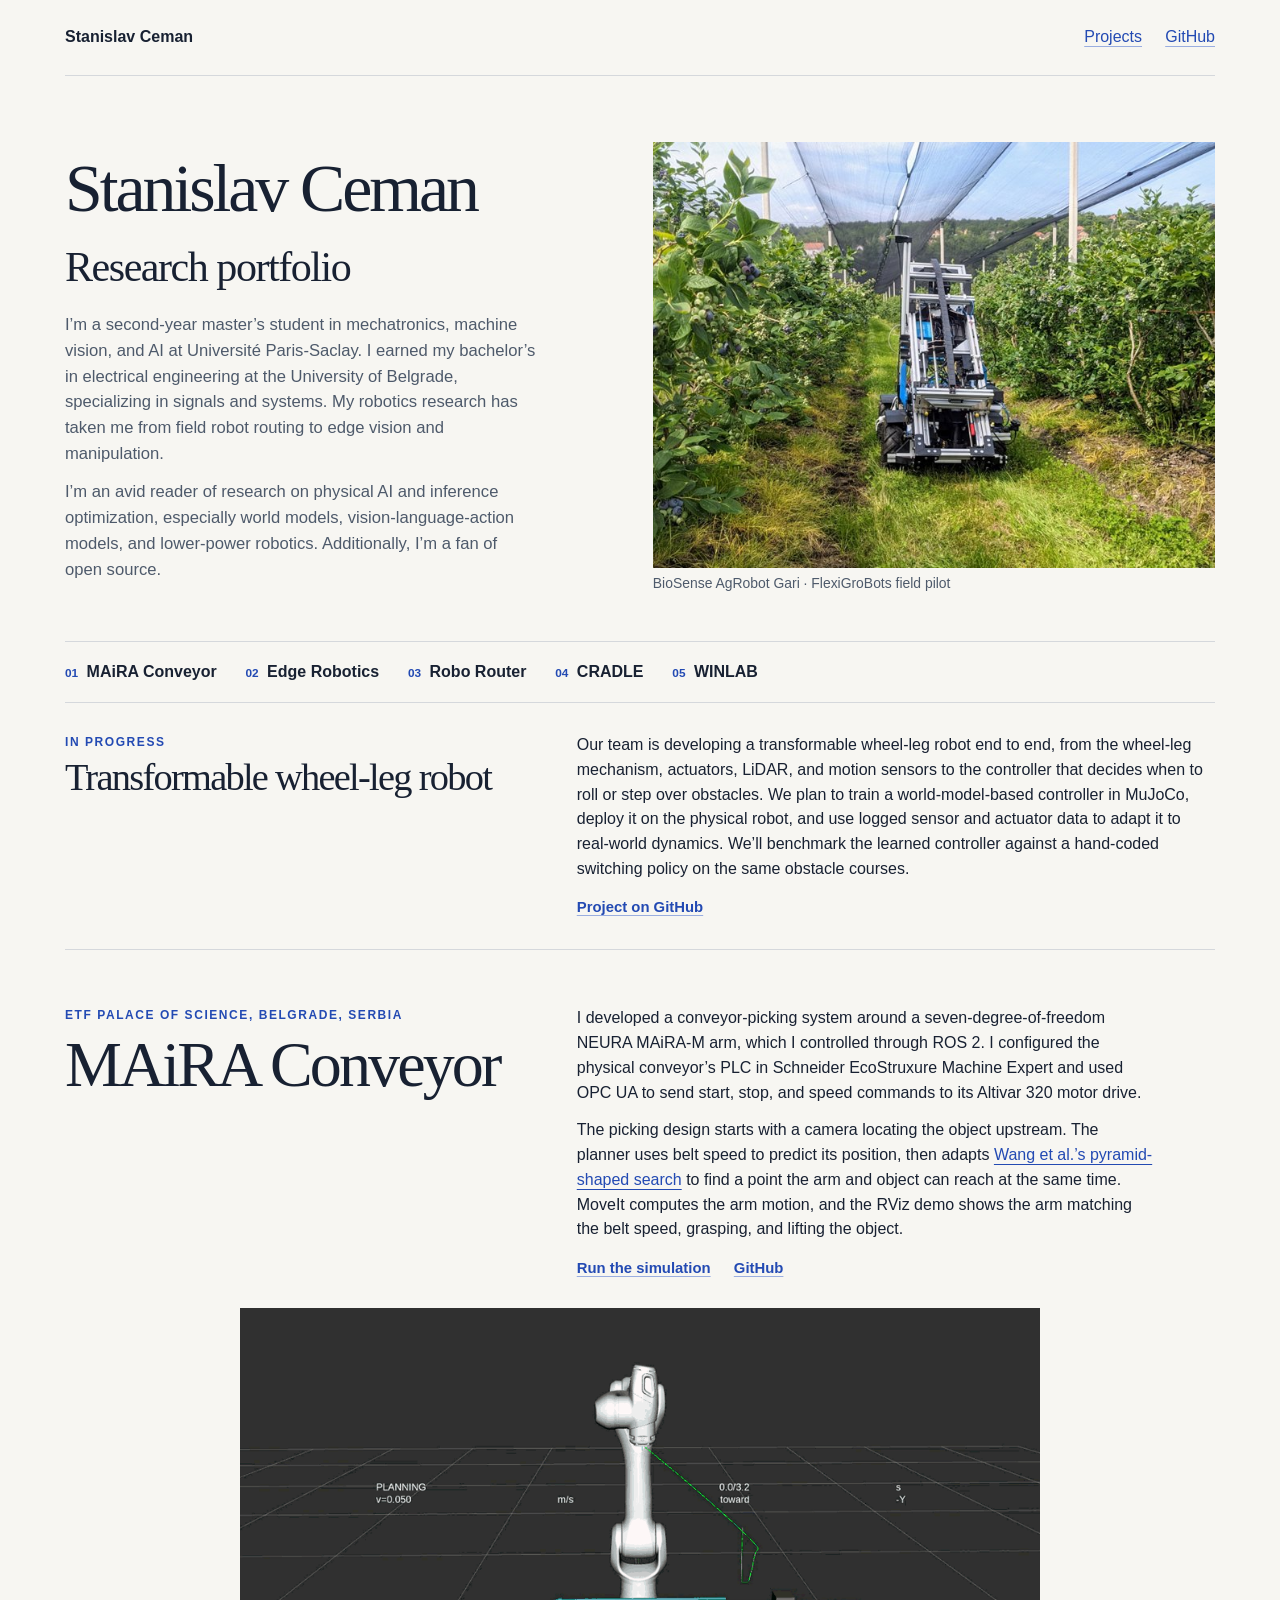
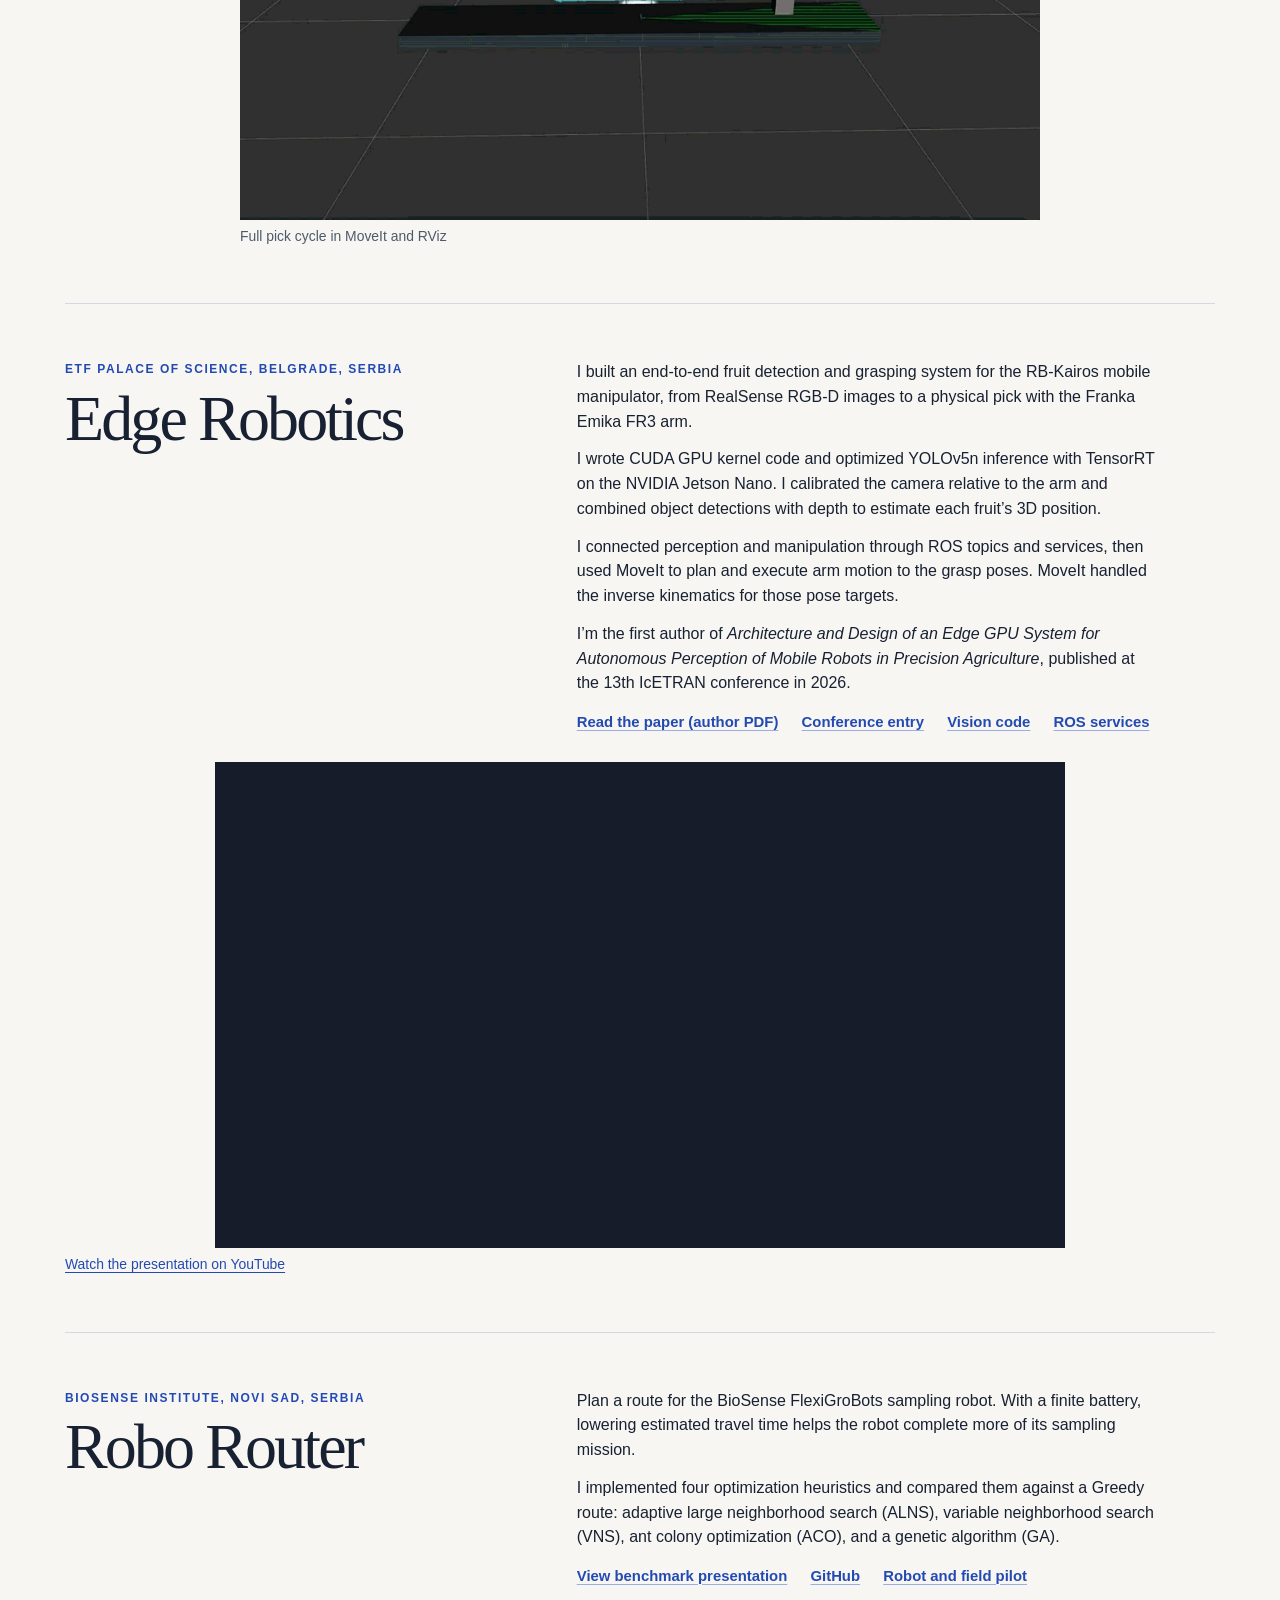
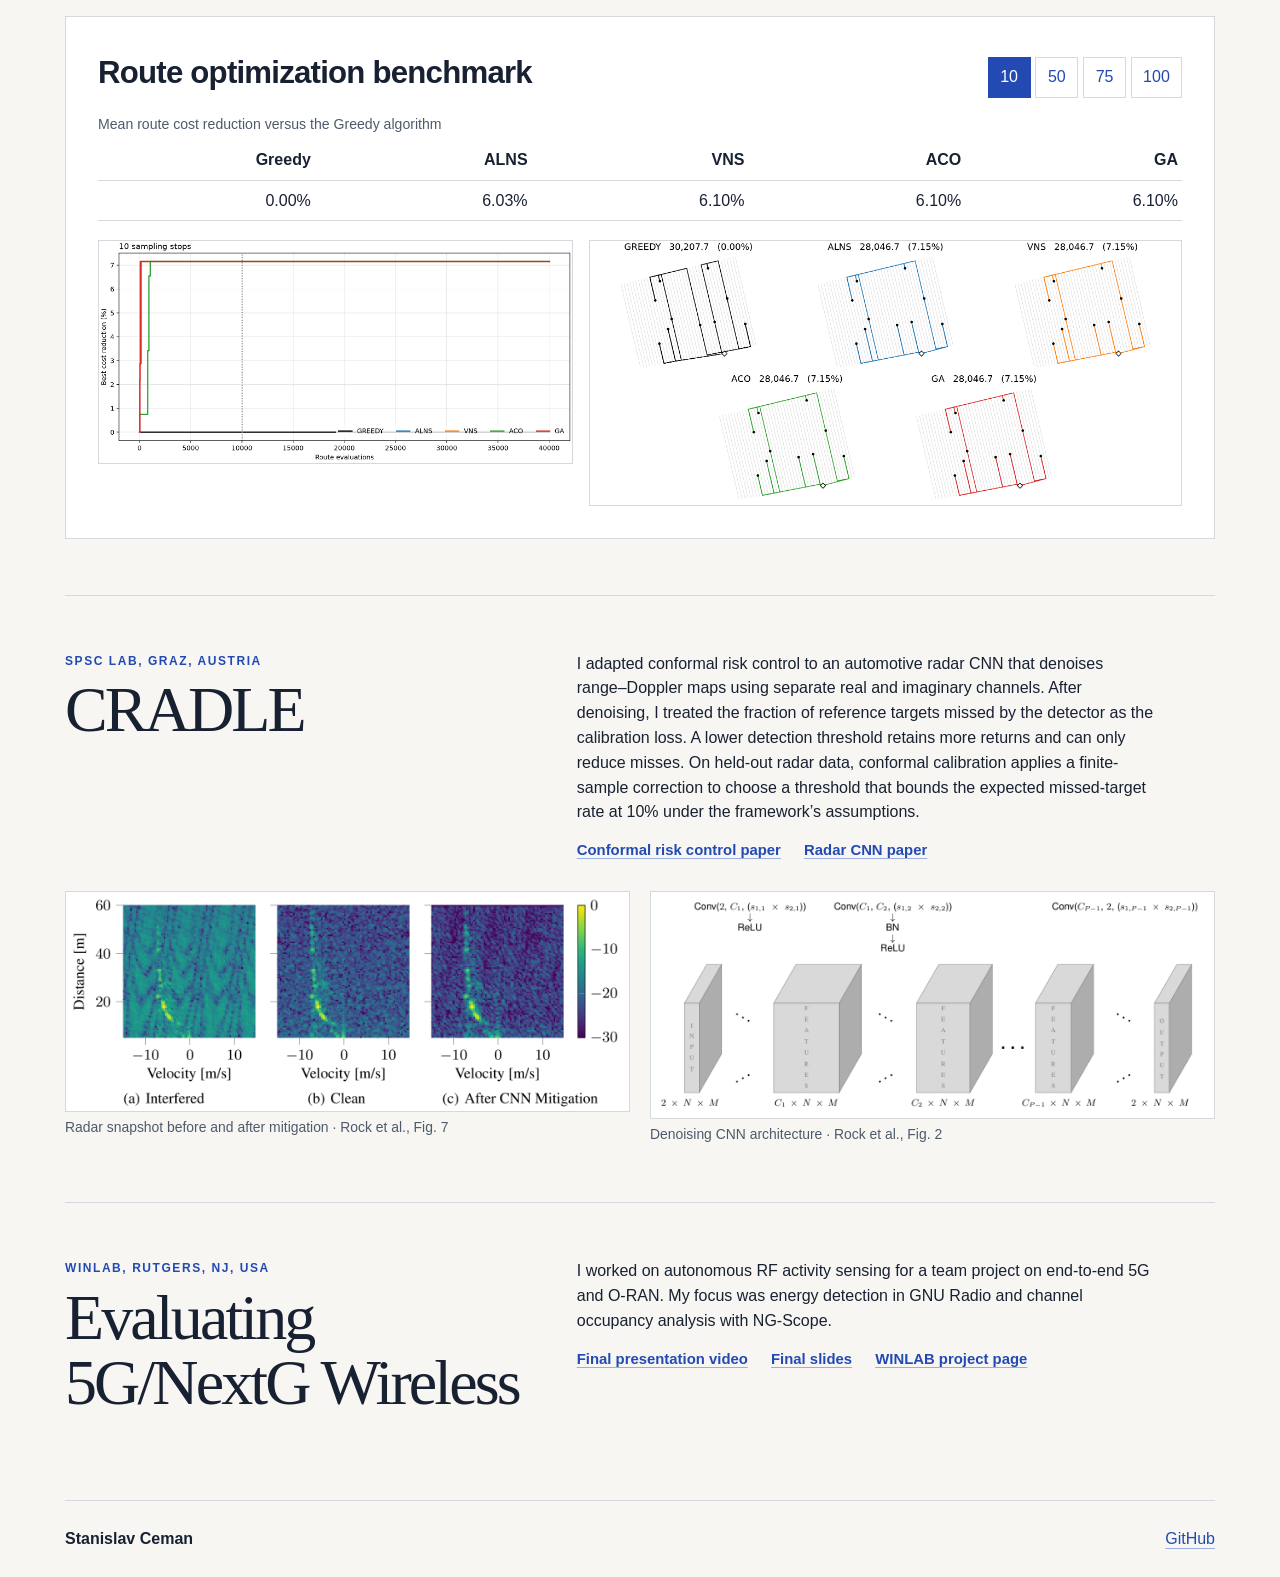
<file: index.html>
<!doctype html>
<html lang="en">
<head><meta charset="utf-8"><meta name="viewport" content="width=device-width,initial-scale=1"><meta name="description" content="Research portfolio of Stanislav Ceman, featuring robotics, edge AI, radar and wireless research."><title>Stanislav Ceman | Research Portfolio</title><link rel="stylesheet" href="style.css"><script defer src="site.js"></script></head>
<body>
<a class="skip" href="#main">Skip to content</a>
<header class="shell mast"><a class="brand" href="./">Stanislav Ceman</a><nav aria-label="Main"><a href="#projects">Projects</a><a href="https://github.com/cemanst">GitHub</a></nav></header>
<main id="main">
<section class="shell hero" id="projects">
<div class="hero-copy">
  <h1>Stanislav Ceman<br><span>Research portfolio</span></h1>
  <p>I’m a second-year master’s student in mechatronics, machine vision, and AI at Université Paris-Saclay. I earned my bachelor’s in electrical engineering at the University of Belgrade, specializing in signals and systems. My robotics research has taken me from field robot routing to edge vision and manipulation.</p>
  <p>I’m an avid reader of research on physical AI and inference optimization, especially world models, vision-language-action models, and lower-power robotics. Additionally, I’m a fan of open source.</p>
</div>
<figure class="hero-photo"><img src="assets/gari.jpg" alt="BioSense AgRobot Gari during the FlexiGroBots field pilot" fetchpriority="high"><figcaption>BioSense AgRobot Gari · FlexiGroBots field pilot</figcaption></figure>
</section>
<nav class="index shell" aria-label="Project index"><a href="#maira"><span>01</span> MAiRA Conveyor</a><a href="#edge"><span>02</span> Edge Robotics</a><a href="#robo-router"><span>03</span> Robo Router</a><a href="#cradle"><span>04</span> CRADLE</a><a href="#winlab"><span>05</span> WINLAB</a></nav>
<section class="shell current-project" aria-labelledby="current-project-title">
  <div><p class="label">In progress</p><h2 id="current-project-title">Transformable wheel-leg robot</h2></div>
  <div>
    <p>Our team is developing a transformable wheel-leg robot end to end, from the wheel-leg mechanism, actuators, LiDAR, and motion sensors to the controller that decides when to roll or step over obstacles. We plan to train a world-model-based controller in MuJoCo, deploy it on the physical robot, and use logged sensor and actuator data to adapt it to real-world dynamics. We’ll benchmark the learned controller against a hand-coded switching policy on the same obstacle courses.</p>
    <div class="links"><a href="https://github.com/cemanst/transformable-wheel-leg-robot">Project on GitHub</a></div>
  </div>
</section>
<section class="shell project" id="maira">
<div class="project-head">
  <div><p class="label">ETF Palace of Science, Belgrade, Serbia</p><h2>MAiRA Conveyor</h2></div>
  <div>
    <p>I developed a conveyor-picking system around a seven-degree-of-freedom NEURA MAiRA-M arm, which I controlled through ROS 2. I configured the physical conveyor’s PLC in Schneider EcoStruxure Machine Expert and used OPC UA to send start, stop, and speed commands to its Altivar 320 motor drive.</p>
    <p>The picking design starts with a camera locating the object upstream. The planner uses belt speed to predict its position, then adapts <a href="https://doi.org/10.1155/2022/5349426">Wang et al.’s pyramid-shaped search</a> to find a point the arm and object can reach at the same time. MoveIt computes the arm motion, and the RViz demo shows the arm matching the belt speed, grasping, and lifting the object.</p>
    <div class="links"><a href="maira.html">Run the simulation</a><a href="https://github.com/cemanst/etf_maira_conveyor">GitHub</a></div>
  </div>
</div>
<figure class="simulation">
  <picture>
    <source media="(prefers-reduced-motion: reduce)" srcset="assets/maira-simulation-still.jpg">
    <img src="assets/maira-simulation.gif" width="960" height="614" alt="RViz recording of the MAiRA arm intercepting, grasping, and lifting a cube from a moving conveyor" loading="lazy">
  </picture>
  <figcaption>Full pick cycle in MoveIt and RViz</figcaption>
</figure>
</section>
<section class="shell project" id="edge">
<div class="project-head">
  <div><p class="label">ETF Palace of Science, Belgrade, Serbia</p><h2>Edge Robotics</h2></div>
  <div>
    <p>I built an end-to-end fruit detection and grasping system for the RB-Kairos mobile manipulator, from RealSense RGB-D images to a physical pick with the Franka Emika FR3 arm.</p>
    <p>I wrote CUDA GPU kernel code and optimized YOLOv5n inference with TensorRT on the NVIDIA Jetson Nano. I calibrated the camera relative to the arm and combined object detections with depth to estimate each fruit’s 3D position.</p>
    <p>I connected perception and manipulation through ROS topics and services, then used MoveIt to plan and execute arm motion to the grasp poses. MoveIt handled the inverse kinematics for those pose targets.</p>
    <p>I’m the first author of <cite>Architecture and Design of an Edge GPU System for Autonomous Perception of Mobile Robots in Precision Agriculture</cite>, published at the 13th IcETRAN conference in 2026.</p>
    <div class="links"><a href="assets/edge-robotics-icetran-2026.pdf">Read the paper (author PDF)</a><a href="https://www.conf.etran.rs/conference-program/%D1%80%D0%BE-roi-2/">Conference entry</a><a href="https://github.com/cemanst/rbkairos_etf_vision">Vision code</a><a href="https://github.com/cemanst/rbkairos_etf_services">ROS services</a></div>
  </div>
</div>
<div class="video"><iframe loading="lazy" title="Edge Robotics video presentation" src="https://www.youtube-nocookie.com/embed/P250DBi1fgQ" referrerpolicy="strict-origin-when-cross-origin" allow="accelerometer; autoplay; clipboard-write; encrypted-media; gyroscope; picture-in-picture; web-share" allowfullscreen></iframe></div><p class="small"><a href="https://www.youtube.com/watch?v=P250DBi1fgQ">Watch the presentation on YouTube</a></p>
</section>
<section class="shell project" id="robo-router">
<div class="project-head"><div><p class="label">BioSense Institute, Novi Sad, Serbia</p><h2>Robo Router</h2></div><div><p>Plan a route for the BioSense FlexiGroBots sampling robot. With a finite battery, lowering estimated travel time helps the robot complete more of its sampling mission.</p><p>I implemented four optimization heuristics and compared them against a Greedy route: adaptive large neighborhood search (ALNS), variable neighborhood search (VNS), ant colony optimization (ACO), and a genetic algorithm (GA).</p><div class="links"><a href="benchmark.html">View benchmark presentation</a><a href="https://github.com/cemanst/robo-router">GitHub</a><a href="https://flexigrobots-h2020.eu/blog/pilot-3-demonstrator-integration-testing-and-deployments">Robot and field pilot</a></div></div></div>
<div class="benchmark"><div class="benchmark-head"><div><h3>Route optimization benchmark</h3></div><div class="sizes" role="group" aria-label="Number of sampling stops"><button type="button" aria-pressed="true" data-size="10">10</button><button type="button" aria-pressed="false" data-size="50">50</button><button type="button" aria-pressed="false" data-size="75">75</button><button type="button" aria-pressed="false" data-size="100">100</button></div></div>
<table><caption id="bench-caption">Mean route cost reduction versus the Greedy algorithm</caption><thead><tr><th scope="col">Greedy</th><th scope="col">ALNS</th><th scope="col">VNS</th><th scope="col">ACO</th><th scope="col">GA</th></tr></thead><tbody><tr id="bench-values"><td>0.00%</td><td>6.03%</td><td>6.10%</td><td>6.10%</td><td>6.10%</td></tr></tbody></table>
<div class="plots"><figure><a id="convergence-link" href="assets/convergence-10.png"><img id="convergence" src="assets/convergence-10.png" alt="Search convergence for five route planners on a 10-stop instance" loading="lazy"></a></figure><figure><a id="routes-link" href="assets/routes-10.png"><img id="routes" src="assets/routes-10.png" alt="Greedy, ALNS, VNS, ACO and GA route maps for the same 10 stops" loading="lazy"></a></figure></div></div>
</section>
<section class="shell project" id="cradle">
<div class="project-head">
  <div><p class="label">SPSC Lab, Graz, Austria</p><h2>CRADLE</h2></div>
  <div>
    <p>I adapted conformal risk control to an automotive radar CNN that denoises range–Doppler maps using separate real and imaginary channels. After denoising, I treated the fraction of reference targets missed by the detector as the calibration loss. A lower detection threshold retains more returns and can only reduce misses. On held-out radar data, conformal calibration applies a finite-sample correction to choose a threshold that bounds the expected missed-target rate at 10% under the framework’s assumptions.</p>
    <div class="links"><a href="https://arxiv.org/abs/2208.02814">Conformal risk control paper</a><a href="https://ml4ad.github.io/files/papers/CNNs%20for%20Interference%20Mitigation%20and%20Denoising%20in%20Automotive%20Radar%20Using%20Real-World%20Data.pdf">Radar CNN paper</a></div>
  </div>
</div>
<div class="cradle">
  <figure><a href="assets/radar-range-doppler.png"><img src="assets/radar-range-doppler.png" alt="Three range–Doppler maps showing a radar snapshot with simulated interference, the clean reference, and CNN mitigation" loading="lazy"></a><figcaption>Radar snapshot before and after mitigation · Rock et al., Fig. 7</figcaption></figure>
  <figure><a href="assets/radar-cnn-architecture.png"><img src="assets/radar-cnn-architecture.png" alt="Convolutional layers mapping a two-channel complex radar input to a two-channel denoised output" loading="lazy"></a><figcaption>Denoising CNN architecture · Rock et al., Fig. 2</figcaption></figure>
</div>
</section>
<section class="shell project" id="winlab">
<div class="project-head"><div><p class="label">WINLAB, Rutgers, NJ, USA</p><h2>Evaluating 5G/NextG Wireless</h2></div><div><p>I worked on autonomous RF activity sensing for a team project on end-to-end 5G and O-RAN. My focus was energy detection in GNU Radio and channel occupancy analysis with NG-Scope.</p><div class="links"><a href="https://www.youtube.com/watch?v=orcctAo1xWI">Final presentation video</a><a href="https://www.orbit-lab.org/raw-attachment/wiki/Other/Summer/2023/OH2023/S02.pdf">Final slides</a><a href="https://www.orbit-lab.org/wiki/Other/Summer/2023/5G6G">WINLAB project page</a></div></div></div>
</section>
</main>
<footer class="shell mast"><a class="brand" href="./">Stanislav Ceman</a><a href="https://github.com/cemanst">GitHub</a></footer>
</body></html>
</file>
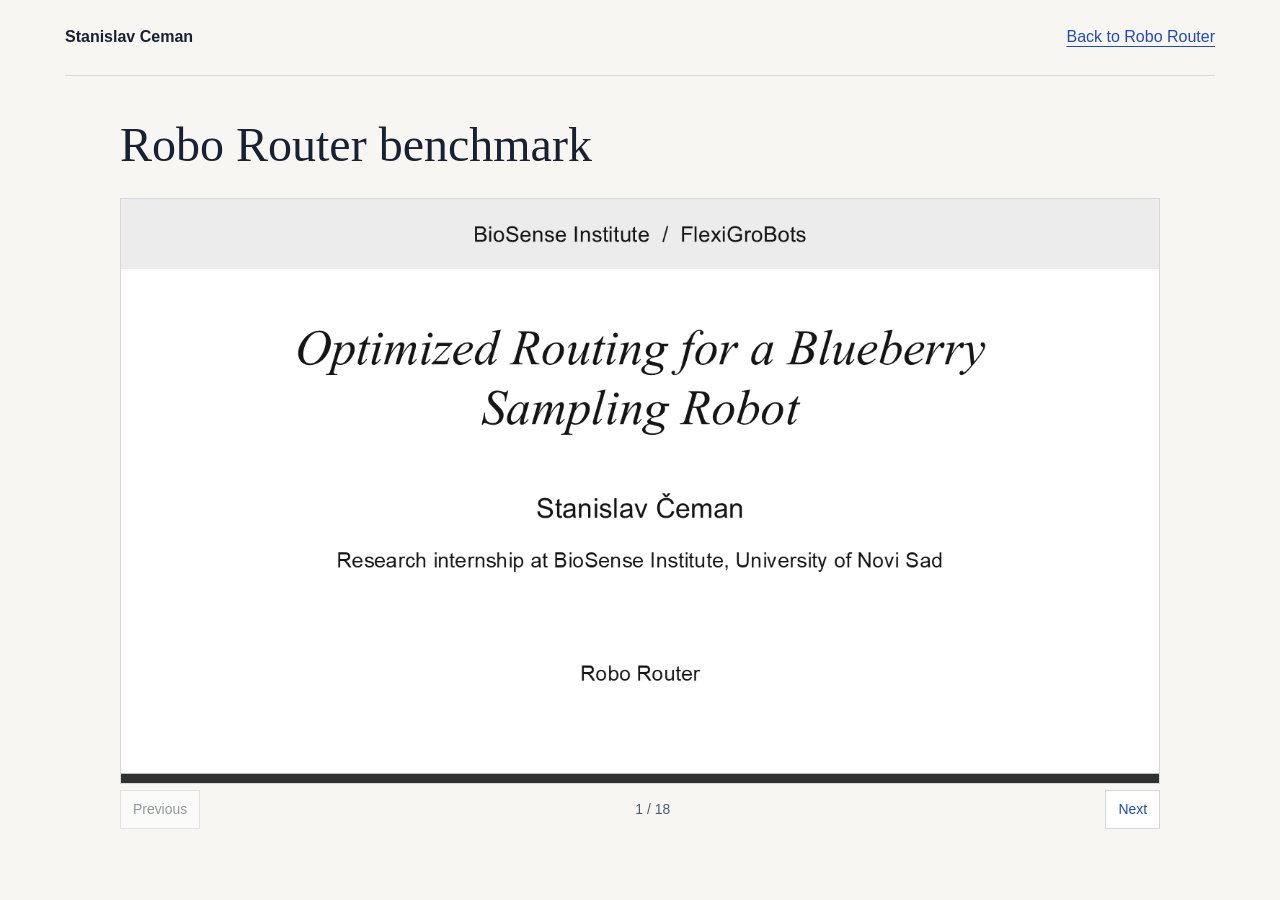
<file: benchmark.html>
<!doctype html>
<html lang="en">
<head><meta charset="utf-8"><meta name="viewport" content="width=device-width,initial-scale=1"><title>Robo Router Benchmark | Stanislav Ceman</title><link rel="stylesheet" href="style.css"><script defer src="benchmark.js"></script></head>
<body>
<header class="shell mast"><a class="brand" href="index.html">Stanislav Ceman</a><a href="index.html#robo-router">Back to Robo Router</a></header>
<main class="shell slide-viewer">
<h1>Robo Router benchmark</h1>
<figure>
  <img id="slide" src="assets/benchmark-slides/1.png" width="1440" height="810" alt="Robo Router benchmark presentation title slide">
  <figcaption class="slide-controls">
    <button id="previous-slide" type="button" disabled>Previous</button>
    <span id="slide-number" aria-live="polite">1 / 18</span>
    <button id="next-slide" type="button">Next</button>
  </figcaption>
</figure>
</main>
</body>
</html>
</file>
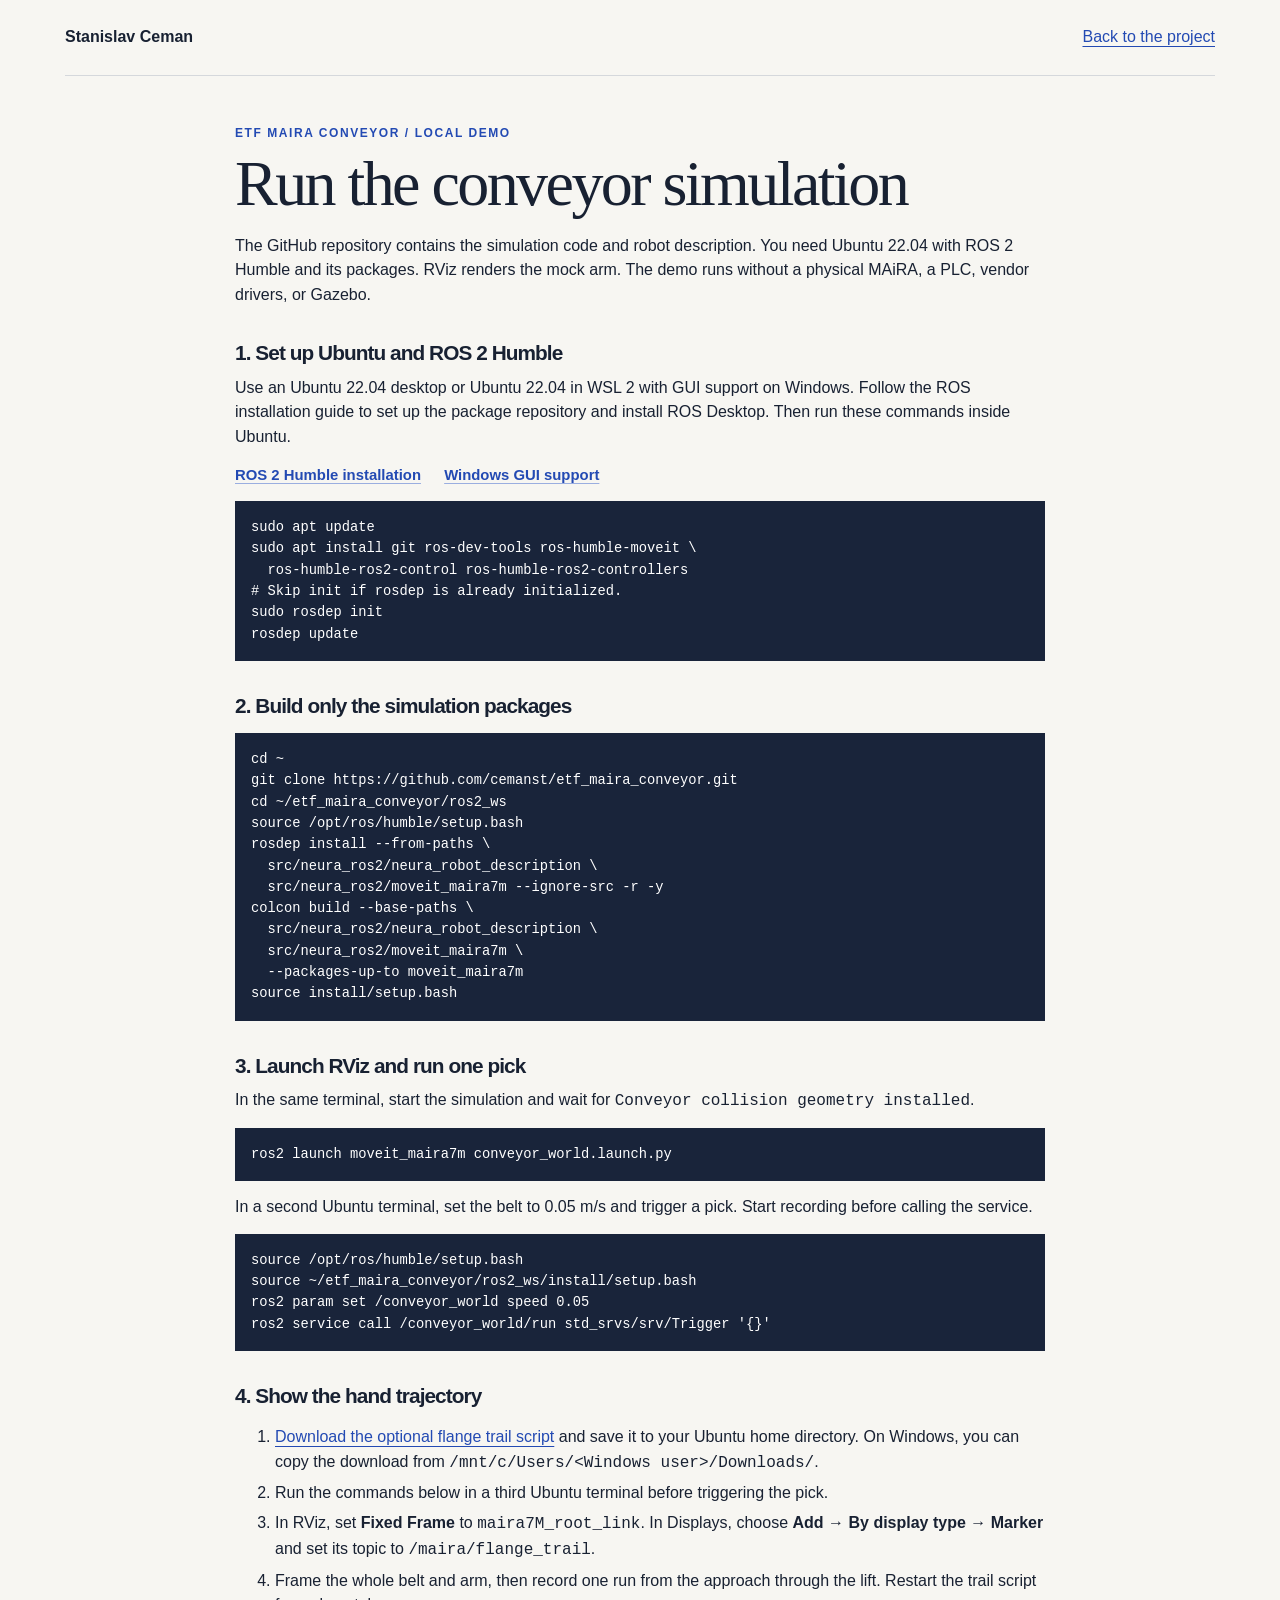
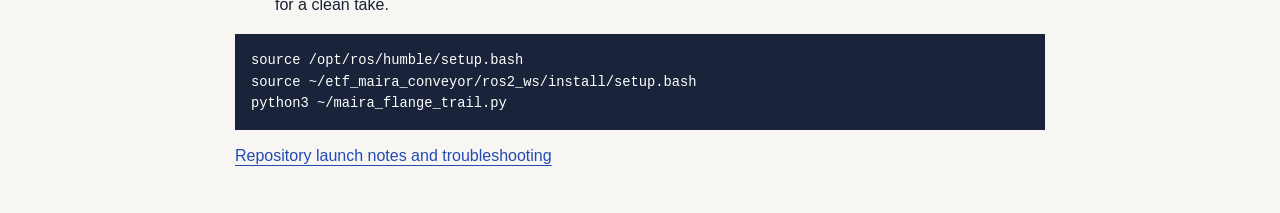
<file: maira.html>
<!doctype html>
<html lang="en">
<head><meta charset="utf-8"><meta name="viewport" content="width=device-width,initial-scale=1"><title>Run the MAiRA Conveyor Simulation | Stanislav Ceman</title><link rel="stylesheet" href="style.css"></head>
<body>
<header class="shell mast"><a class="brand" href="index.html">Stanislav Ceman</a><a href="index.html#maira">Back to the project</a></header>
<main class="shell guide">
<p class="label">ETF MAiRA Conveyor / Local demo</p>
<h1>Run the conveyor simulation</h1>
<p>The GitHub repository contains the simulation code and robot description. You need Ubuntu 22.04 with ROS 2 Humble and its packages. RViz renders the mock arm. The demo runs without a physical MAiRA, a PLC, vendor drivers, or Gazebo.</p>
<h2>1. Set up Ubuntu and ROS 2 Humble</h2>
<p>Use an Ubuntu 22.04 desktop or Ubuntu 22.04 in WSL 2 with GUI support on Windows. Follow the ROS installation guide to set up the package repository and install ROS Desktop. Then run these commands inside Ubuntu.</p>
<div class="links"><a href="https://docs.ros.org/en/humble/Installation/Ubuntu-Install-Debs.html">ROS 2 Humble installation</a><a href="https://learn.microsoft.com/en-us/windows/wsl/tutorials/gui-apps">Windows GUI support</a></div>
<pre><code>sudo apt update
sudo apt install git ros-dev-tools ros-humble-moveit \
  ros-humble-ros2-control ros-humble-ros2-controllers
# Skip init if rosdep is already initialized.
sudo rosdep init
rosdep update</code></pre>
<h2>2. Build only the simulation packages</h2>
<pre><code>cd ~
git clone https://github.com/cemanst/etf_maira_conveyor.git
cd ~/etf_maira_conveyor/ros2_ws
source /opt/ros/humble/setup.bash
rosdep install --from-paths \
  src/neura_ros2/neura_robot_description \
  src/neura_ros2/moveit_maira7m --ignore-src -r -y
colcon build --base-paths \
  src/neura_ros2/neura_robot_description \
  src/neura_ros2/moveit_maira7m \
  --packages-up-to moveit_maira7m
source install/setup.bash</code></pre>
<h2>3. Launch RViz and run one pick</h2>
<p>In the same terminal, start the simulation and wait for <code>Conveyor collision geometry installed</code>.</p>
<pre><code>ros2 launch moveit_maira7m conveyor_world.launch.py</code></pre>
<p>In a second Ubuntu terminal, set the belt to 0.05 m/s and trigger a pick. Start recording before calling the service.</p>
<pre><code>source /opt/ros/humble/setup.bash
source ~/etf_maira_conveyor/ros2_ws/install/setup.bash
ros2 param set /conveyor_world speed 0.05
ros2 service call /conveyor_world/run std_srvs/srv/Trigger '{}'</code></pre>
<h2>4. Show the hand trajectory</h2>
<ol>
<li><a href="assets/maira_flange_trail.py" download>Download the optional flange trail script</a> and save it to your Ubuntu home directory. On Windows, you can copy the download from <code>/mnt/c/Users/&lt;Windows user&gt;/Downloads/</code>.</li>
<li>Run the commands below in a third Ubuntu terminal before triggering the pick.</li>
<li>In RViz, set <strong>Fixed Frame</strong> to <code>maira7M_root_link</code>. In Displays, choose <strong>Add → By display type → Marker</strong> and set its topic to <code>/maira/flange_trail</code>.</li>
<li>Frame the whole belt and arm, then record one run from the approach through the lift. Restart the trail script for a clean take.</li>
</ol>
<pre><code>source /opt/ros/humble/setup.bash
source ~/etf_maira_conveyor/ros2_ws/install/setup.bash
python3 ~/maira_flange_trail.py</code></pre>
<p><a href="https://github.com/cemanst/etf_maira_conveyor/blob/main/ros2_ws/src/neura_ros2/moveit_maira7m/CONVEYOR_WORLD.md">Repository launch notes and troubleshooting</a></p>
</main></body></html>
</file>
<file: style.css>
:root{color-scheme:light;--paper:#f7f6f2;--ink:#182132;--muted:#4e5a6b;--line:#d5d8dc;--accent:#234ab3;--white:#fff;font:16px/1.55 Arial,Helvetica,sans-serif}
*{box-sizing:border-box}body{margin:0;background:var(--paper);color:var(--ink)}a{color:var(--accent);text-underline-offset:.22em}a:hover{text-decoration-thickness:2px}a:focus-visible,button:focus-visible{outline:3px solid #bd6a32;outline-offset:4px}img{display:block;width:100%;height:auto}figure,p,h1,h2,h3{margin:0}p+p{margin-top:.8rem}.shell{width:min(1150px,calc(100% - 64px));margin-inline:auto}.skip{position:absolute;top:-6rem}.skip:focus{top:1rem;left:1rem;background:white;padding:1rem;z-index:2}
.mast{min-height:76px;display:flex;align-items:center;justify-content:space-between;border-bottom:1px solid var(--line);gap:1.25rem}.mast nav,.links{display:flex;flex-wrap:wrap;gap:.5rem 1.45rem}.brand{font-weight:700;color:var(--ink);text-decoration:none}.hero{display:grid;grid-template-columns:1fr 1.1fr;gap:clamp(24px,6vw,90px);align-items:center;padding-block:66px 46px}.hero h1,h2{font-family:Georgia,serif;font-weight:400;line-height:1.02;letter-spacing:-.045em}.hero h1{font-size:clamp(2.65rem,5.3vw,5.2rem);margin:0 0 1.2rem}.hero h1 span{font-size:.62em;letter-spacing:-.035em}.hero-copy>p:not(.label){color:var(--muted);font-size:1.04rem;max-width:51ch}.label{text-transform:uppercase;font-size:.75rem;letter-spacing:.13em;font-weight:700;color:var(--accent)}.button{display:inline-block;background:var(--accent);color:white;padding:.75rem 1.1rem;text-decoration:none;margin-top:1.5rem;font-weight:700}.hero-photo img{aspect-ratio:1.32;object-fit:cover;object-position:center}.index{display:flex;flex-wrap:wrap;gap:.6rem 1.8rem;padding-block:1.1rem;border-block:1px solid var(--line)}.index a{text-decoration:none;color:var(--ink);font-weight:700}.index span{font-size:.74rem;color:var(--accent);margin-right:.25rem}
.current-project{display:grid;grid-template-columns:.85fr 1.15fr;gap:1rem 2.5rem;padding-block:30px;border-bottom:1px solid var(--line)}.current-project h2{font-size:clamp(1.65rem,3vw,2.5rem);margin-top:.4rem}.project{padding-block:56px;border-bottom:1px solid var(--line);scroll-margin-top:1rem}.project-head{display:grid;grid-template-columns:.85fr 1.15fr;gap:1rem 2.5rem;margin-bottom:1.8rem}.project-head>div:nth-child(2)>p{max-width:65ch}.project-head h2,.guide h1{font-size:clamp(2.5rem,5vw,4.75rem);margin-top:.45rem}.links{margin-top:.9rem;font-weight:700;font-size:.93rem}.benchmark{background:var(--white);border:1px solid var(--line);padding:clamp(12px,3vw,32px)}.benchmark-head{display:flex;justify-content:space-between;align-items:end;flex-wrap:wrap;gap:.9rem}.benchmark h3{font-size:clamp(1.35rem,2.5vw,1.95rem);letter-spacing:-.025em}.sizes{display:flex;flex-wrap:wrap;gap:.3rem}.sizes button{font:inherit;color:var(--accent);border:1px solid var(--line);background:white;padding:.45rem .7rem;min-width:43px;cursor:pointer}.sizes button[aria-pressed=true]{background:var(--accent);color:white;border-color:var(--accent)}
table{border-collapse:collapse;width:100%;text-align:right;font-variant-numeric:tabular-nums;margin:1rem 0 .4rem}caption{text-align:left;color:var(--muted);font-size:.88rem;margin-bottom:.35rem}td,th{padding:.45rem .25rem;border-bottom:1px solid var(--line);width:20%}.plots{display:grid;grid-template-columns:1fr 1.25fr;gap:1rem;margin-top:1.15rem;align-items:start}.plots img{border:1px solid var(--line)}figcaption,.small{color:var(--muted);font-size:.87rem;margin-top:.35rem}.video{aspect-ratio:16/9;max-width:850px;margin-inline:auto;background:#161c29}.video iframe{width:100%;height:100%;border:0}.simulation{max-width:800px;margin-inline:auto}.cradle{display:grid;grid-template-columns:1fr 1fr;gap:1.25rem}.cradle img{border:1px solid var(--line);background:white}.cradle figure a{display:block}.guide{max-width:810px;padding-block:3rem}.guide h1{font-family:Georgia,serif;font-weight:400;letter-spacing:-.04em;line-height:1.06;margin-bottom:1rem}.guide h2{font:700 1.3rem/1.25 Arial,sans-serif;margin:2rem 0 .6rem}.guide pre{background:#19243a;color:white;padding:1rem;overflow:auto;font-size:.86rem;line-height:1.55}.guide li+li{margin-top:.35rem}footer.mast{border:0}
@media(max-width:740px){.shell{width:calc(100% - 36px)}.hero,.current-project,.project-head,.plots,.cradle{grid-template-columns:1fr}.hero{padding-block:36px 27px}.project{padding-block:38px}}
.slide-viewer{max-width:1040px;padding-block:2rem}.slide-viewer h1{font-family:Georgia,serif;font-size:clamp(1.85rem,5vw,3rem);font-weight:400;margin-bottom:1rem}.slide-viewer img{border:1px solid var(--line);background:white}.slide-controls{display:flex;align-items:center;justify-content:space-between;gap:.5rem}.slide-controls button{font:inherit;background:white;color:var(--accent);border:1px solid var(--line);padding:.5rem .75rem;cursor:pointer}.slide-controls button:disabled{color:var(--muted);cursor:default;opacity:.6}

.links a,.mast nav a,footer.mast>a:not(.brand){text-decoration-thickness:1px;text-decoration-color:#9aaee0}.links a:hover,.mast nav a:hover,footer.mast>a:not(.brand):hover{text-decoration-color:currentColor}
@media(max-width:740px){.links{column-gap:1.15rem;row-gap:.15rem}.links a{padding-block:.3rem}}
</file>
